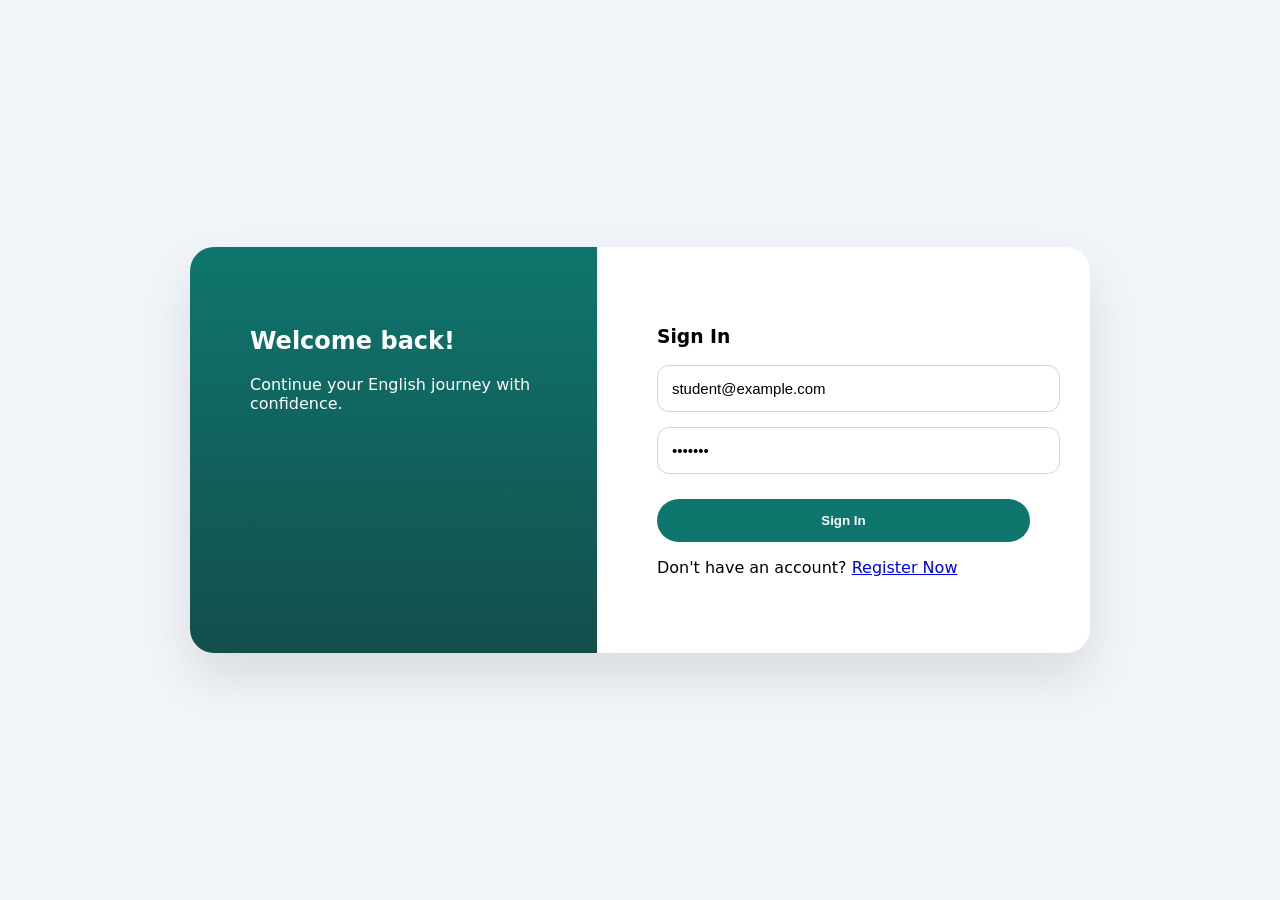
<file: login.html>
<!DOCTYPE html>
<html lang="bn">
<head>
    <meta charset="UTF-8">
    <meta name="viewport" content="width=device-width, initial-scale=1.0">
    <title>Login - Learncare Academy</title>
    <link rel="stylesheet" href="style.css">
    <link rel="stylesheet" href="https://cdnjs.cloudflare.com/ajax/libs/font-awesome/6.5.1/css/all.min.css">
</head>
<body>
    <div class="login-page">
        <div class="login-box">
            <div class="login-left">
                <h2>Welcome back!</h2>
                <p>Continue your English journey with confidence.</p>
            </div>
            
            <div class="login-right">
                <h3>Sign In</h3>
                <form onsubmit="handleLogin(event)">
                    <input type="email" placeholder="Email" value="student@example.com" required>
                    <input type="password" placeholder="Password" value="demo123" required>
                    <button type="submit">Sign In</button>
                </form>
                <p>Don't have an account? <a href="register.html">Register Now</a></p>
            </div>
        </div>
    </div>
    
    <script src="script.js"></script>
</body>
</html>
</file>
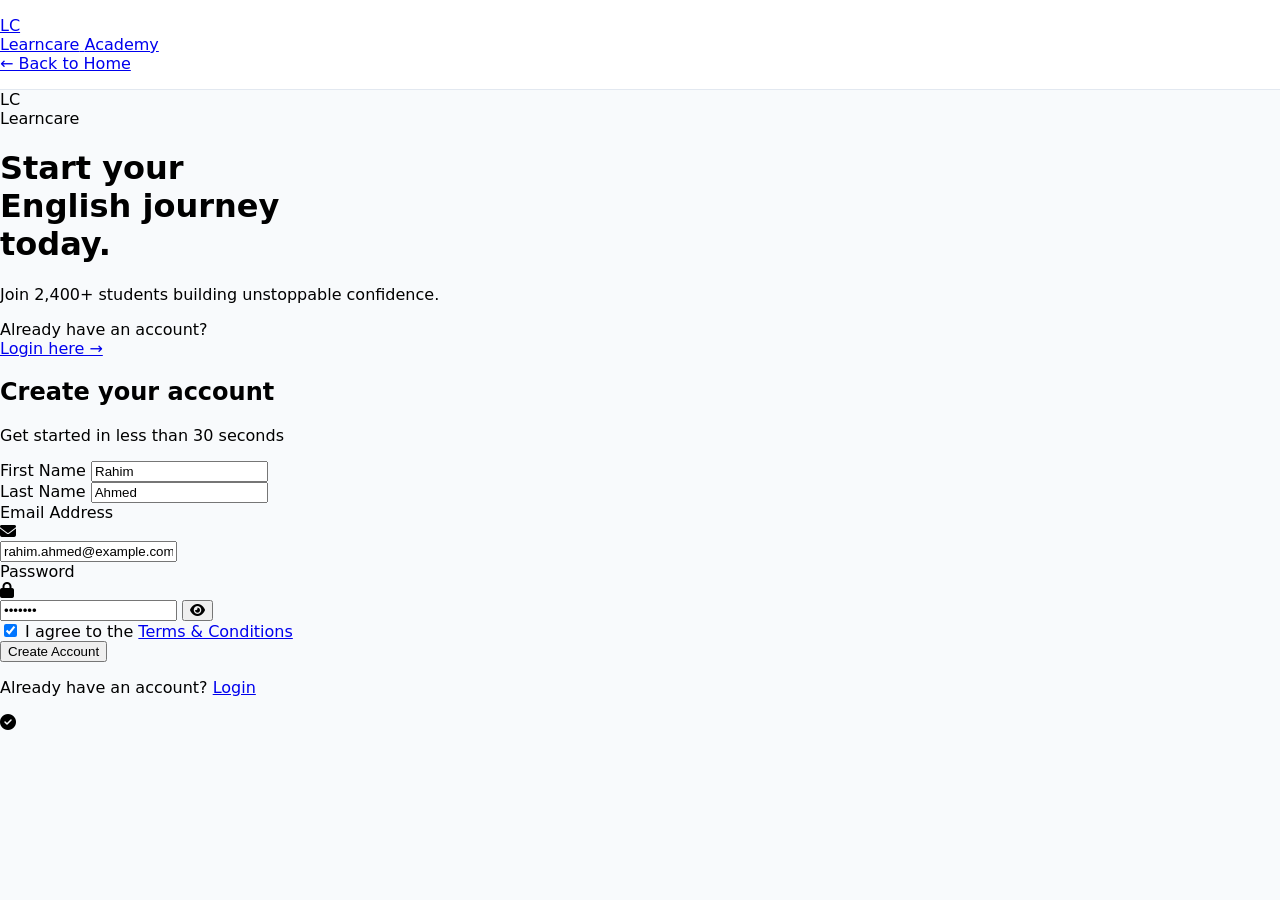
<file: register.html>
<!DOCTYPE html>
<html lang="bn">
<head>
    <meta charset="UTF-8">
    <meta name="viewport" content="width=device-width, initial-scale=1.0">
    <title>Register • Learncare Academy</title>
    <link rel="stylesheet" href="style.css">
    <link rel="stylesheet" href="https://cdnjs.cloudflare.com/ajax/libs/font-awesome/6.5.1/css/all.min.css">
</head>
<body>
    <!-- Navbar -->
    <nav class="bg-white border-b border-gray-200">
        <div class="max-w-screen-xl mx-auto px-6 py-4 flex items-center justify-between">
            <div class="flex items-center gap-x-3">
                <a href="index.html" class="flex items-center gap-x-3">
                    <div class="w-10 h-10 bg-teal-800 rounded-2xl flex items-center justify-center">
                        <span class="text-white text-3xl font-bold tracking-tighter">LC</span>
                    </div>
                    <div>
                        <span class="font-bold text-3xl tracking-tight text-gray-900">Learncare</span>
                        <span class="font-semibold text-teal-700 text-xl">Academy</span>
                    </div>
                </a>
            </div>
            <div>
                <a href="index.html" class="px-5 py-2.5 text-sm font-medium text-gray-600 hover:text-gray-800 transition-colors">
                    ← Back to Home
                </a>
            </div>
        </div>
    </nav>

    <!-- Register Section -->
    <div class="min-h-[calc(100vh-73px)] flex items-center justify-center px-6 py-10">
        <div class="w-full max-w-5xl">
            <div class="grid md:grid-cols-5 shadow-xl border border-gray-100 rounded-3xl overflow-hidden bg-white">
                
                <!-- Left Side -->
                <div class="md:col-span-2 login-bg text-white p-10 flex flex-col justify-between">
                    <div>
                        <div class="flex items-center gap-x-3 mb-8">
                            <div class="w-9 h-9 bg-white/20 backdrop-blur-md rounded-2xl flex items-center justify-center">
                                <span class="text-white text-3xl font-bold">LC</span>
                            </div>
                            <span class="font-bold text-3xl">Learncare</span>
                        </div>
                        
                        <h1 class="text-4xl leading-tight font-bold tracking-tight">
                            Start your<br>
                            English journey<br>
                            today.
                        </h1>
                        
                        <p class="mt-6 text-teal-200 text-lg">
                            Join 2,400+ students building unstoppable confidence.
                        </p>
                    </div>
                    
                    <div class="mt-auto pt-8">
                        <div class="flex items-center gap-x-4">
                            <div>
                                <div class="text-sm text-teal-200">Already have an account?</div>
                                <a href="login.html" class="font-semibold text-white">Login here →</a>
                            </div>
                        </div>
                    </div>
                </div>
                
                <!-- Register Form -->
                <div class="md:col-span-3 p-10 md:p-12">
                    <div class="max-w-md mx-auto">
                        
                        <div class="mb-8">
                            <h2 class="text-3xl font-bold tracking-tight text-gray-900">Create your account</h2>
                            <p class="text-gray-500 mt-2">Get started in less than 30 seconds</p>
                        </div>
                        
                        <form id="register-form" onsubmit="handleRegister(event)">
                            
                            <div class="grid grid-cols-2 gap-4 mb-5">
                                <div>
                                    <label class="block text-sm font-medium text-gray-700 mb-1.5">First Name</label>
                                    <input type="text" id="first-name" value="Rahim" required
                                           class="form-input w-full px-4 py-3.5 border border-gray-300 rounded-2xl text-sm">
                                </div>
                                <div>
                                    <label class="block text-sm font-medium text-gray-700 mb-1.5">Last Name</label>
                                    <input type="text" id="last-name" value="Ahmed" required
                                           class="form-input w-full px-4 py-3.5 border border-gray-300 rounded-2xl text-sm">
                                </div>
                            </div>
                            
                            <div class="mb-5">
                                <label class="block text-sm font-medium text-gray-700 mb-1.5">Email Address</label>
                                <div class="relative">
                                    <div class="absolute inset-y-0 left-0 pl-4 flex items-center pointer-events-none">
                                        <i class="fas fa-envelope text-gray-400"></i>
                                    </div>
                                    <input type="email" id="reg-email" value="rahim.ahmed@example.com" required
                                           class="form-input w-full pl-11 pr-4 py-3.5 border border-gray-300 rounded-2xl text-sm">
                                </div>
                            </div>
                            
                            <div class="mb-5">
                                <label class="block text-sm font-medium text-gray-700 mb-1.5">Password</label>
                                <div class="relative">
                                    <div class="absolute inset-y-0 left-0 pl-4 flex items-center pointer-events-none">
                                        <i class="fas fa-lock text-gray-400"></i>
                                    </div>
                                    <input type="password" id="reg-password" value="demo123" required
                                           class="form-input w-full pl-11 pr-4 py-3.5 border border-gray-300 rounded-2xl text-sm">
                                    <button type="button" onclick="togglePasswordRegister()" 
                                            class="absolute inset-y-0 right-0 pr-4 flex items-center text-gray-400 hover:text-gray-600">
                                        <i class="fas fa-eye" id="reg-password-icon"></i>
                                    </button>
                                </div>
                            </div>
                            
                            <div class="mb-6">
                                <label class="flex items-center cursor-pointer">
                                    <input type="checkbox" checked class="accent-teal-700 w-4 h-4">
                                    <span class="ml-2 text-sm text-gray-600">I agree to the <a href="#" class="text-teal-700 hover:underline">Terms &amp; Conditions</a></span>
                                </label>
                            </div>
                            
                            <button type="submit" 
                                    class="w-full py-[15px] bg-teal-700 hover:bg-teal-800 transition-all font-semibold text-white rounded-2xl flex items-center justify-center gap-x-2 text-base shadow-sm">
                                <span>Create Account</span>
                            </button>
                            
                        </form>
                        
                        <div class="mt-7 text-center">
                            <p class="text-sm text-gray-600">
                                Already have an account? 
                                <a href="login.html" class="font-semibold text-teal-700">Login</a>
                            </p>
                        </div>
                        
                    </div>
                </div>
                
            </div>
            
        </div>
    </div>
    
    <!-- Toast -->
    <div id="success-toast" class="hidden fixed bottom-5 right-5 bg-white border shadow-xl px-5 py-3.5 rounded-2xl flex items-center gap-x-3 z-50 max-w-xs">
        <div class="flex items-center">
            <i class="fas fa-check-circle text-emerald-500 text-xl mr-3"></i>
            <div>
                <span id="toast-message" class="font-semibold text-sm"></span>
            </div>
        </div>
    </div>

    <script src="script.js"></script>
</body>
</html>
</file>
<file: style.css>
/* Learncare Academy - Beautiful Styles */

body {
    font-family: 'Inter', system-ui, sans-serif;
    margin: 0;
    background: #f8fafc;
}

nav {
    background: white;
    border-bottom: 1px solid #e2e8f0;
    padding: 16px 0;
    position: sticky;
    top: 0;
    z-index: 100;
}

.nav-container {
    max-width: 1200px;
    margin: 0 auto;
    padding: 0 20px;
    display: flex;
    justify-content: space-between;
    align-items: center;
}

.logo {
    display: flex;
    align-items: center;
    gap: 10px;
}

.logo-box {
    width: 42px;
    height: 42px;
    background: #0f766e;
    color: white;
    display: flex;
    align-items: center;
    justify-content: center;
    border-radius: 12px;
    font-weight: bold;
    font-size: 22px;
}

.brand-name { font-weight: 700; font-size: 26px; }
.brand-sub { color: #0f766e; font-weight: 600; font-size: 20px; }

.nav-links a {
    margin: 0 12px;
    text-decoration: none;
    color: #334155;
    font-weight: 500;
}

.btn-login {
    padding: 10px 18px;
    color: #334155;
    text-decoration: none;
    font-weight: 600;
}

.btn-enroll {
    background: #0f766e;
    color: white;
    padding: 10px 22px;
    border-radius: 9999px;
    text-decoration: none;
    font-weight: 600;
}

/* Hero */
.hero {
    background: linear-gradient(rgba(15, 118, 110, 0.85), rgba(15, 118, 110, 0.75)), 
                url('https://picsum.photos/id/1015/2000/1200');
    background-size: cover;
    color: white;
    padding: 120px 0;
}

.hero-content {
    max-width: 1200px;
    margin: 0 auto;
    padding: 0 20px;
}

.hero h1 {
    font-size: 60px;
    line-height: 1.1;
    font-weight: 800;
    margin: 20px 0;
}

.hero h1 span { color: #5eead4; }

.btn-primary, .btn-secondary {
    padding: 14px 28px;
    border-radius: 9999px;
    font-weight: 600;
    text-decoration: none;
    display: inline-block;
    margin-right: 10px;
}

.btn-primary { background: white; color: #0f766e; }
.btn-secondary { border: 2px solid white; color: white; }

/* Oxford Banner */
.oxford-banner {
    max-width: 1200px;
    margin: -25px auto 0;
    padding: 0 20px;
}

.oxford-banner a {
    background: white;
    padding: 14px 24px;
    border-radius: 9999px;
    box-shadow: 0 10px 15px rgba(0,0,0,0.1);
    text-decoration: none;
    color: #334155;
    font-weight: 600;
    display: inline-flex;
    align-items: center;
    gap: 8px;
}

/* Courses */
.section {
    max-width: 1200px;
    margin: 60px auto;
    padding: 0 20px;
}

.section h2 {
    font-size: 32px;
    margin-bottom: 30px;
}

.courses-grid {
    display: grid;
    grid-template-columns: repeat(auto-fit, minmax(300px, 1fr));
    gap: 25px;
}

.course-card {
    background: white;
    border-radius: 20px;
    overflow: hidden;
    box-shadow: 0 10px 15px rgba(0,0,0,0.05);
    transition: 0.3s;
}

.course-card:hover {
    transform: translateY(-8px);
}

.course-card img {
    width: 100%;
    height: 200px;
    object-fit: cover;
}

.course-info {
    padding: 22px;
}

.course-info h3 {
    margin: 0 0 15px 0;
    font-size: 20px;
}

.price {
    font-size: 26px;
    font-weight: 700;
    margin-bottom: 15px;
}

.old {
    text-decoration: line-through;
    color: #94a3b8;
    font-size: 16px;
}

.special {
    color: #166534;
}

.course-card button {
    width: 100%;
    padding: 12px;
    background: #0f766e;
    color: white;
    border: none;
    border-radius: 9999px;
    font-weight: 600;
    cursor: pointer;
}

/* Why Section */
.why-grid {
    display: grid;
    grid-template-columns: repeat(auto-fit, minmax(220px, 1fr));
    gap: 20px;
}

.why-card {
    background: white;
    padding: 25px;
    border-radius: 20px;
    text-align: center;
}

.why-card i {
    font-size: 32px;
    color: #0f766e;
    margin-bottom: 15px;
}

/* Login Page */
.login-page {
    display: flex;
    align-items: center;
    justify-content: center;
    min-height: 100vh;
    background: #f1f5f9;
}

.login-box {
    display: flex;
    max-width: 900px;
    width: 100%;
    background: white;
    border-radius: 24px;
    overflow: hidden;
    box-shadow: 0 25px 50px rgba(0,0,0,0.1);
}

.login-left {
    background: linear-gradient(#0f766e, #134e4b);
    color: white;
    padding: 60px;
    flex: 1;
}

.login-right {
    padding: 60px;
    flex: 1.3;
}

.login-right input {
    width: 100%;
    padding: 14px;
    margin-bottom: 15px;
    border: 1px solid #cbd5e1;
    border-radius: 12px;
    font-size: 15px;
}

.login-right button {
    width: 100%;
    padding: 14px;
    background: #0f766e;
    color: white;
    border: none;
    border-radius: 9999px;
    font-weight: 600;
    margin-top: 10px;
}
</file>
